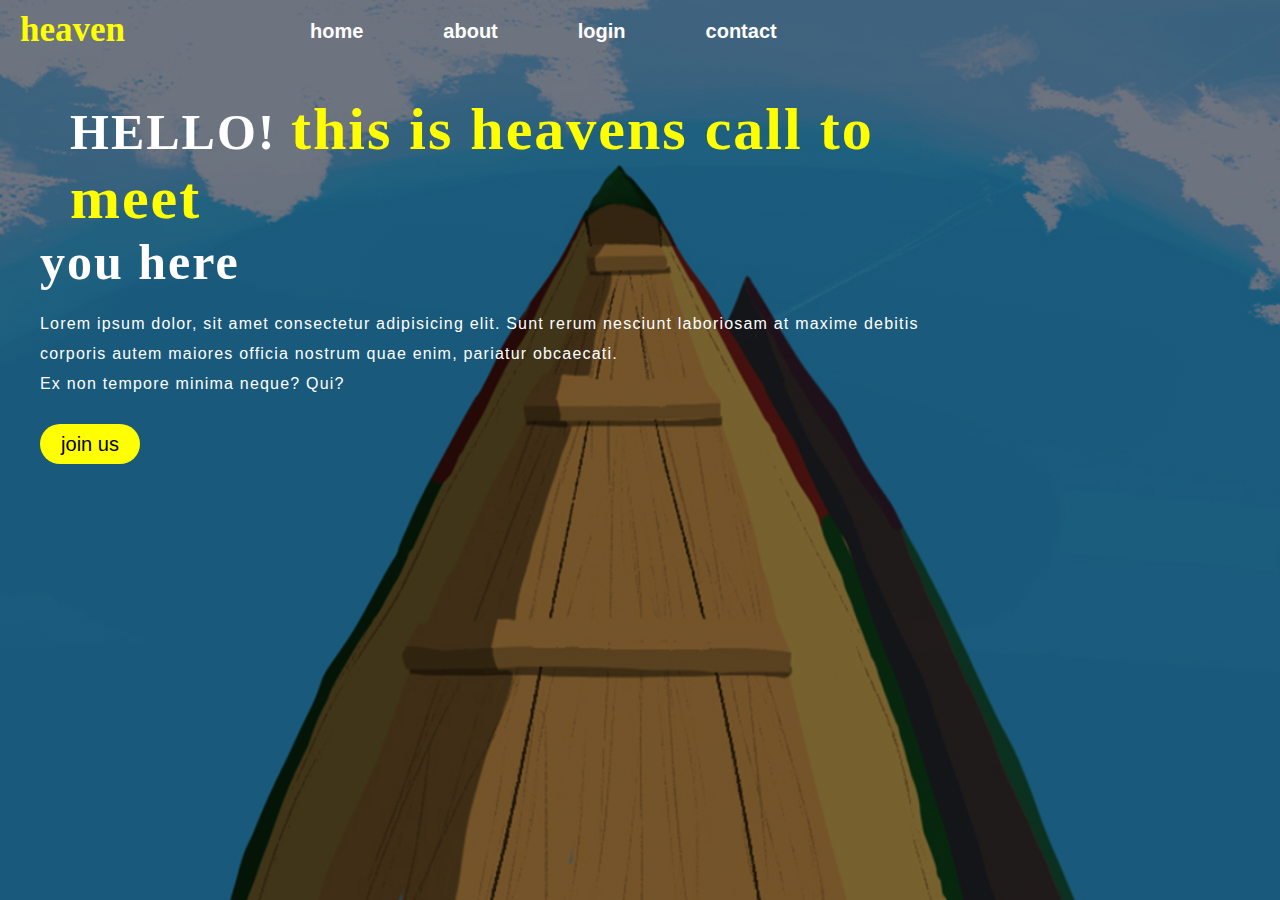
<file: project/project1/index.html>
<!DOCTYPE html>
<html lang="en">

<head>
    <title>heaven</title>
    <link rel="stylesheet" href="style.css">
</head>

<body>
    <div class="main">
        <div class="navbar">
            <div class="icon">
                <h2 class="logo"> heaven</h2>
            </div>
            <div class="menu">
                <ul>
                    <li><a href="#">home</a></li>
                    <li><a href="#">about</a></li>
                    <li><a href="#">login</a></li>
                    <li><a href="#">contact</a></li>
                </ul>
            </div>
            <div class="search">
                <input type="search" class="srh" name="search" placeholder="search here">
                <a href="#"><button class="btn">search</button></a>
            </div>
        </div>
        <div class="content">
            <h1> HELLO! <span>this is heavens call to meet</span> <br> you here </h1>
            <br>
            <p class="par">Lorem ipsum dolor, sit amet consectetur adipisicing elit. Sunt rerum nesciunt laboriosam at
                maxime debitis corporis autem maiores officia nostrum quae enim, pariatur obcaecati. <br> Ex non tempore
                minima neque? Qui?</p>
                <button class="cn"><a href="#">join us</a></button>
        </div>
        <div class="form">
            <h2>login here</h2>
            <input type="email" name="email" placeholder="Enter Email Here">
            <input type="password" name="password" placeholder="Enter password Here">
            <button class="btr"> 
                <a href="#"> Login </a>
            </button>
            <p class="link"> Don't have an account 
            <br>
            <a href="#">Sign up here </a></p>
            <p class="liw">Log in with</p>

        </div>
    </div>

</body>

</html>
</file>
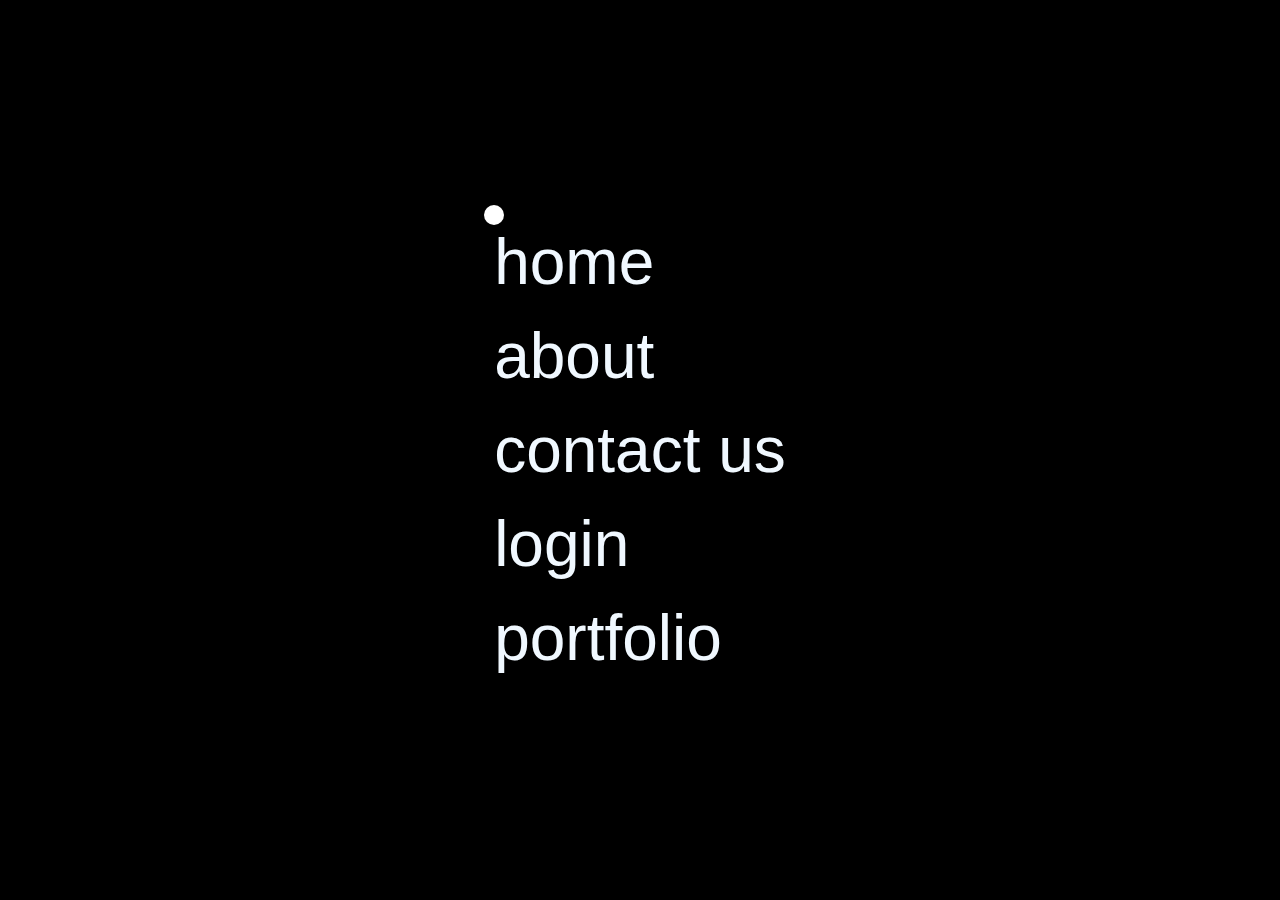
<file: project/project2/custom cursor.html>
<!DOCTYPE html>
<html lang="en">

<head>
    <title>custom cursor</title>
    <link rel="stylesheet" href="custom cursor.css">
</head>

<body>
    <ul>
        <li><a href="">home</a></li>
        <li><a href="">about</a></li>
        <li><a href="">contact us</a></li>
        <li><a href="">login</a></li>
        <li><a href="">portfolio</a></li>
        <div class="cursor"></div>
    </ul>
    <script>
        const cursor = document.querySelector('.cursor');
        document.addEventListener('mousemove',(e) => {
            cursor.style.left = e.pageX + 'px';
            cursor.style.top = e.pageY + 'px';
        })

        
    </script>
</body>

</html>
</file>
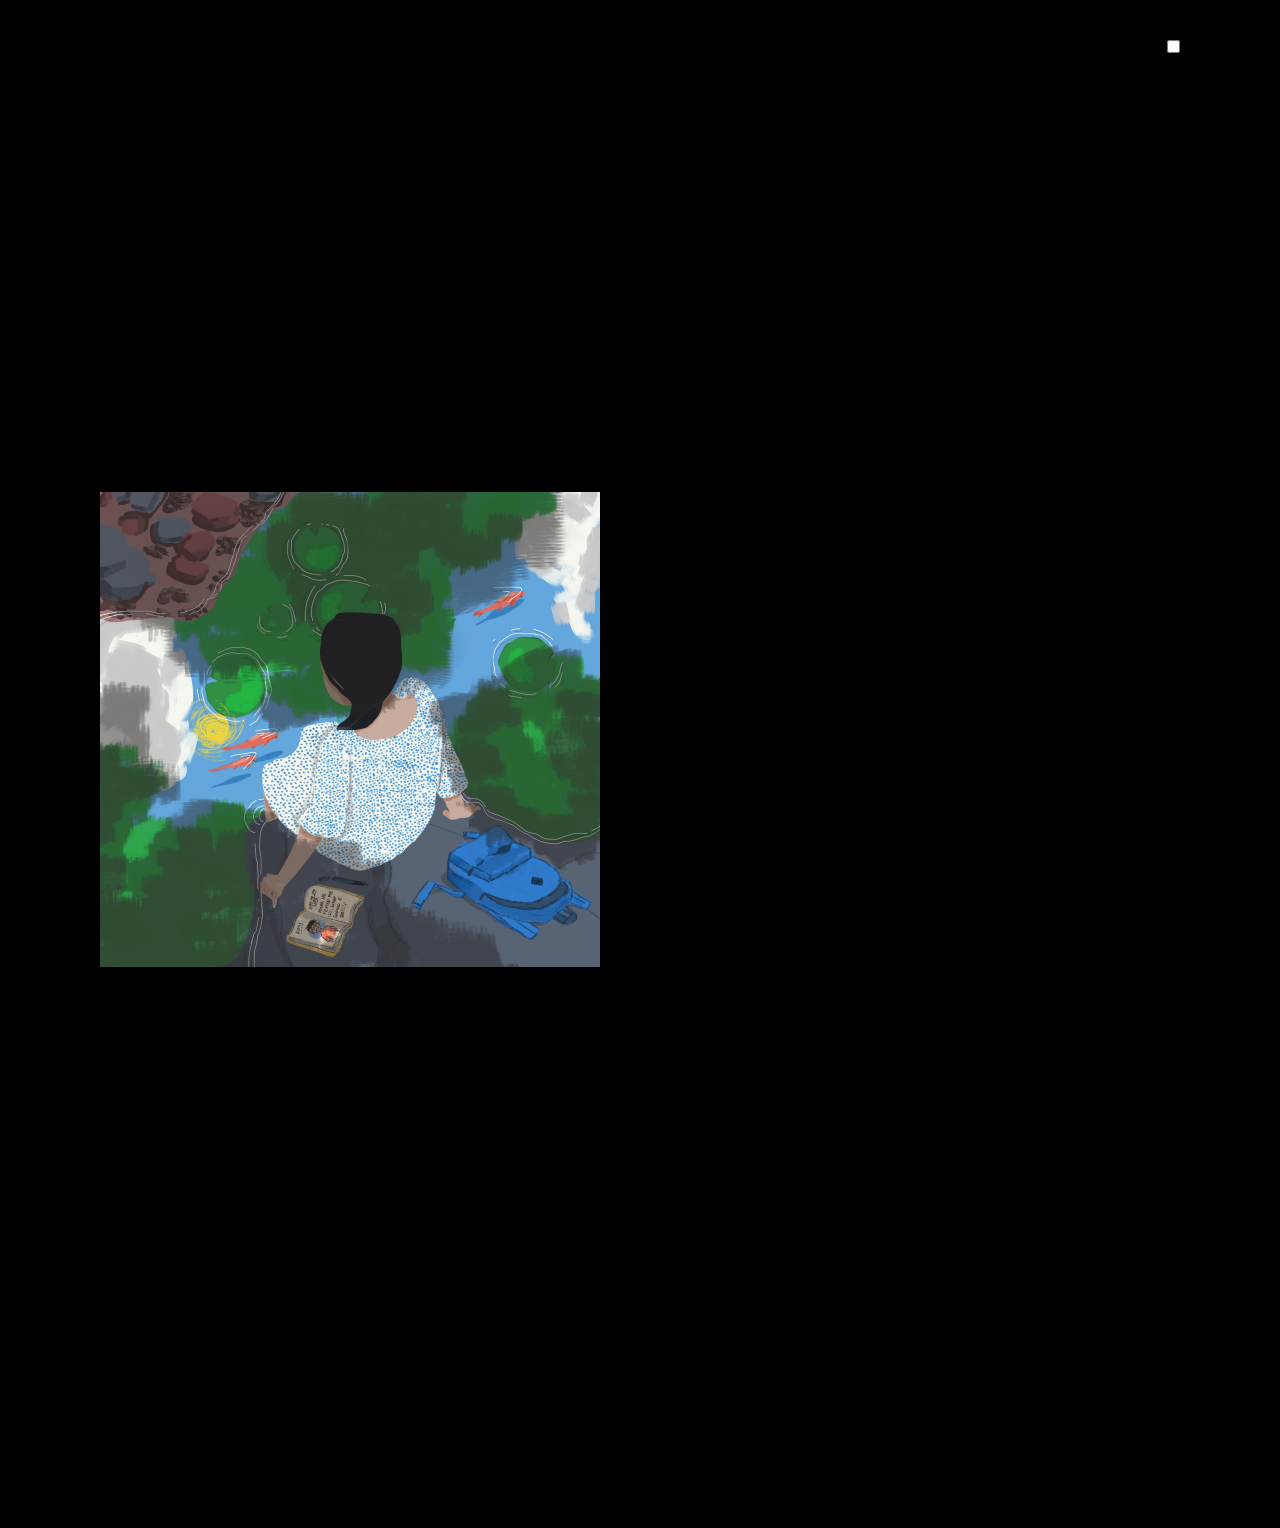
<file: project/project3/dark mode.html>
<!DOCTYPE html>
<html lang="en">

<head>
    <meta charset="UTF-8">
    <meta http-equiv="X-UA-Compatible" content="IE=edge">
    <meta name="viewport" content="width=device-width, initial-scale=1.0">
    <title>dark mode</title>
    <link rel="stylesheet" href="dark mode.css">
</head>

<body>
    <section>
        <input type="checkbox" name="dark mode" >
        <h2>pure dark/ light Mode </h2>
    <p>Lorem ipsum dolor sit amet, consectetur adipisicing elit. Animi explicabo ratione quas temporibus voluptas quis
        porro sed suscipit quam iste adipisci modi soluta corporis fuga totam dolores vel, omnis cumque quasi nisi
        fugiat exercitationem nulla et repellat? Obcaecati quidem quas labore itaque sapiente sed ratione ullam
        molestiae totam, quae odit commodi dolorum delectus voluptatum molestias quos corrupti magnam sit aspernatur
        nostrum dolor. Exercitationem cum, earum dignissimos aspernatur, at dolorem ullam neque error ipsa iste quis
        quam ut suscipit voluptates ex? Libero asperiores cupiditate recusandae facilis eligendi, omnis dicta quas?
        Illo, autem. Similique voluptatem assumenda officia earum dolores laboriosam natus ex molestias dignissimos
        doloremque possimus aperiam, praesentium ab doloribus eligendi impedit, esse aut! Ducimus fugit sequi doloremque
        esse libero nobis corporis eos accusantium dicta aperiam. Voluptatum consequuntur cupiditate sed repellendus,
        blanditiis pariatur. Modi quia velit dolores veritatis nihil id excepturi eligendi tempora minima rerum soluta
        atque temporibus ipsa, natus quos est, beatae illum laboriosam consectetur laudantium, corrupti dolorum. Nam
        sapiente veritatis eligendi, nobis quae reprehenderit tempore. Quae suscipit maxime quas, placeat laborum ea
        delectus nisi dolores est officiis minima corrupti nemo a facilis error! Veritatis quas quis quasi aliquam
        tempora, dolorem nam distinctio odit non sed quibusdam molestiae unde sit nihil. Dolores animi corporis earum
        dolorem officia cupiditate culpa voluptatibus. Nostrum explicabo officia voluptate maiores sed commodi deleniti
        repellat, fuga earum debitis! Cupiditate debitis error eveniet adipisci itaque labore? Ducimus incidunt,
        corrupti praesentium id perferendis eveniet, molestiae deserunt reiciendis sit, recusandae eos voluptate ad
        quia.
        <br>
        <img src="../project3/pond1.jpg" alt="sketch of girl">
        Iste velit quam, molestiae quidem perspiciatis sunt non tempore molestias explicabo dolore? Velit harum
        suscipit modi cupiditate quisquam? Necessitatibus minima iusto accusantium nesciunt perferendis saepe laborum,
        odio vitae tenetur voluptatibus laudantium nisi debitis culpa magnam pariatur deserunt vero quaerat qui dolorem.
        Placeat laboriosam recusandae voluptatum provident exercitationem dicta molestias consequuntur nemo nostrum unde
        molestiae optio doloremque, beatae repudiandae inventore at officiis neque. Voluptates voluptatum ipsa eos
        deserunt facilis aut delectus, similique earum nulla rem dolore obcaecati laudantium corrupti! Reiciendis itaque
        recusandae quasi aliquid, doloremque rem, pariatur perferendis natus nostrum cum quibusdam cupiditate minus ab
        tenetur nulla excepturi.
        <br>
        Optio consectetur libero alias fugiat quibusdam nemo beatae neque nesciunt at,
        molestias ea quisquam vitae laborum in animi? Alias necessitatibus deserunt, dolores voluptates ad, molestiae a
        ea velit inventore pariatur, tempore omnis atque nesciunt? Qui voluptatem, in dolore dignissimos ipsa dicta
        autem omnis libero, aspernatur veritatis dolores ullam, adipisci ipsum deleniti odit voluptatum doloribus id?
        Debitis consectetur, quod in, nostrum quidem illum voluptatibus dignissimos alias fuga, accusantium dolorem ut
        exercitationem distinctio voluptatem deserunt repudiandae repellendus. Eaque amet atque adipisci facilis?
        Cupiditate dolor esse id voluptatum libero in, error eveniet rem tenetur recusandae deserunt ipsa, repellendus
        culpa non asperiores est iste placeat earum deleniti magnam? Itaque, repellendus, sint facilis minima laboriosam
        odio iure culpa dignissimos recusandae esse dolores vel deleniti. Nobis perferendis quod, cumque dignissimos,
        fugit et ullam animi quos ex delectus facilis eveniet vitae accusantium modi molestias aperiam voluptas dolore?
        Facere, iusto totam? Veritatis, praesentium omnis? Quis in hic voluptates necessitatibus, iusto ea facilis
        dolores sed eos alias at rerum ratione blanditiis neque ab expedita assumenda vel. A, odio rerum cum facere
        ipsum minus est quae aliquid placeat perferendis quibusdam deleniti quis reiciendis accusamus, culpa repudiandae
        sapiente. Qui, porro non. Nostrum consequuntur quisquam tempora ipsa doloremque quas a nisi. Harum officiis
        aperiam libero voluptates facere iusto consequuntur, quasi quas ipsam. Deserunt id consequatur consectetur ipsum
        dolores labore eos maxime possimus eaque qui explicabo, nemo esse ratione distinctio suscipit. Quo ipsa
        consequuntur omnis molestias eveniet tempore sapiente fuga. Rem nisi deleniti dolorum quis hic cumque tempora,
        exercitationem dolor quas quo sit consequatur qui reprehenderit, rerum cupiditate dolorem, saepe eos at. Tempora
        architecto debitis perspiciatis fuga, atque velit tenetur sint officia non commodi deleniti optio accusantium
        rem! Ipsam quis modi sunt eum iusto molestiae fugit tempora inventore earum porro neque doloremque, asperiores
        voluptas, quae corporis consequatur magni. Incidunt aperiam corporis ullam. Animi eaque officia labore
        praesentium tenetur ad architecto laborum consequuntur porro asperiores exercitationem at, aliquam rem
        aspernatur eveniet doloribus sapiente. Porro ducimus possimus, perferendis id, quod in quae amet facilis
        corrupti accusamus magni, nisi incidunt corporis nihil. Eum quia tempore dicta voluptatem harum at ipsum
        laudantium tempora veritatis magnam soluta provident non culpa nostrum nesciunt, placeat perferendis ea
        necessitatibus officia!</p>
    </section>
</body>

</html>
</file>
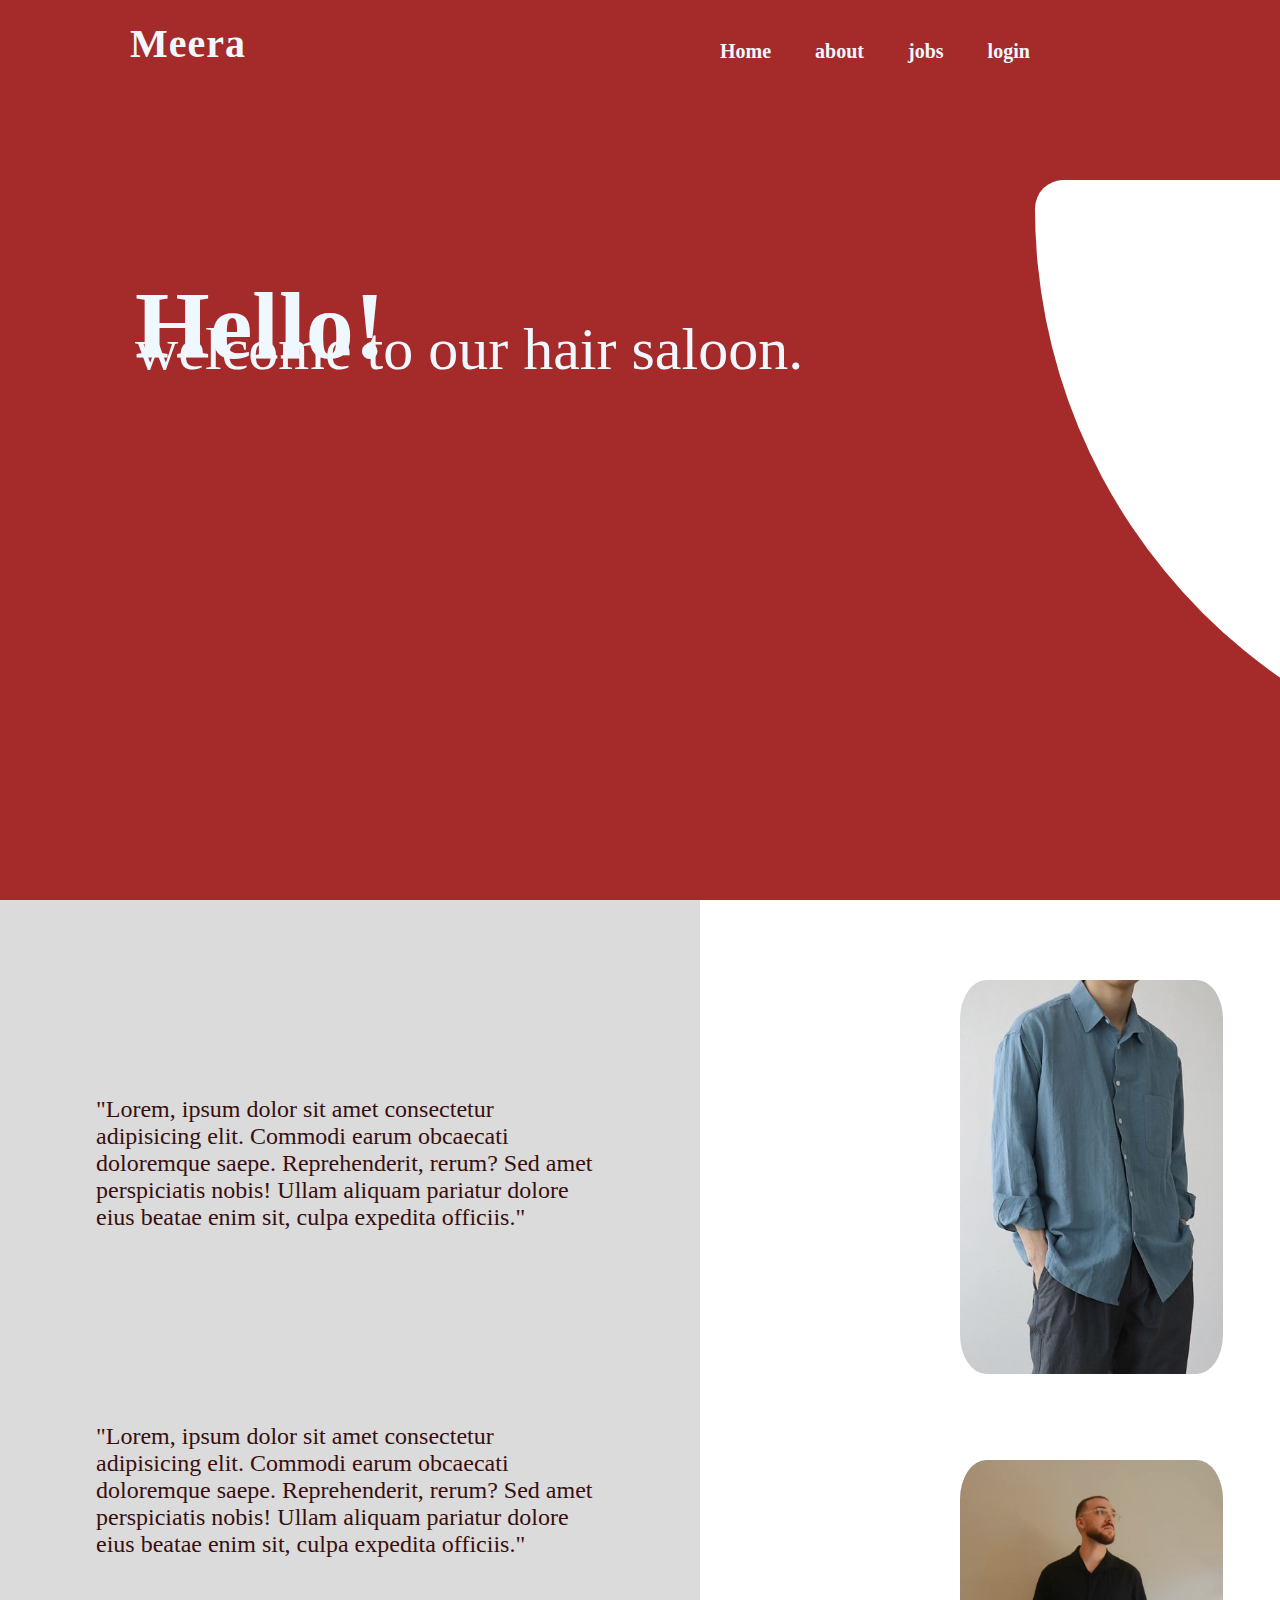
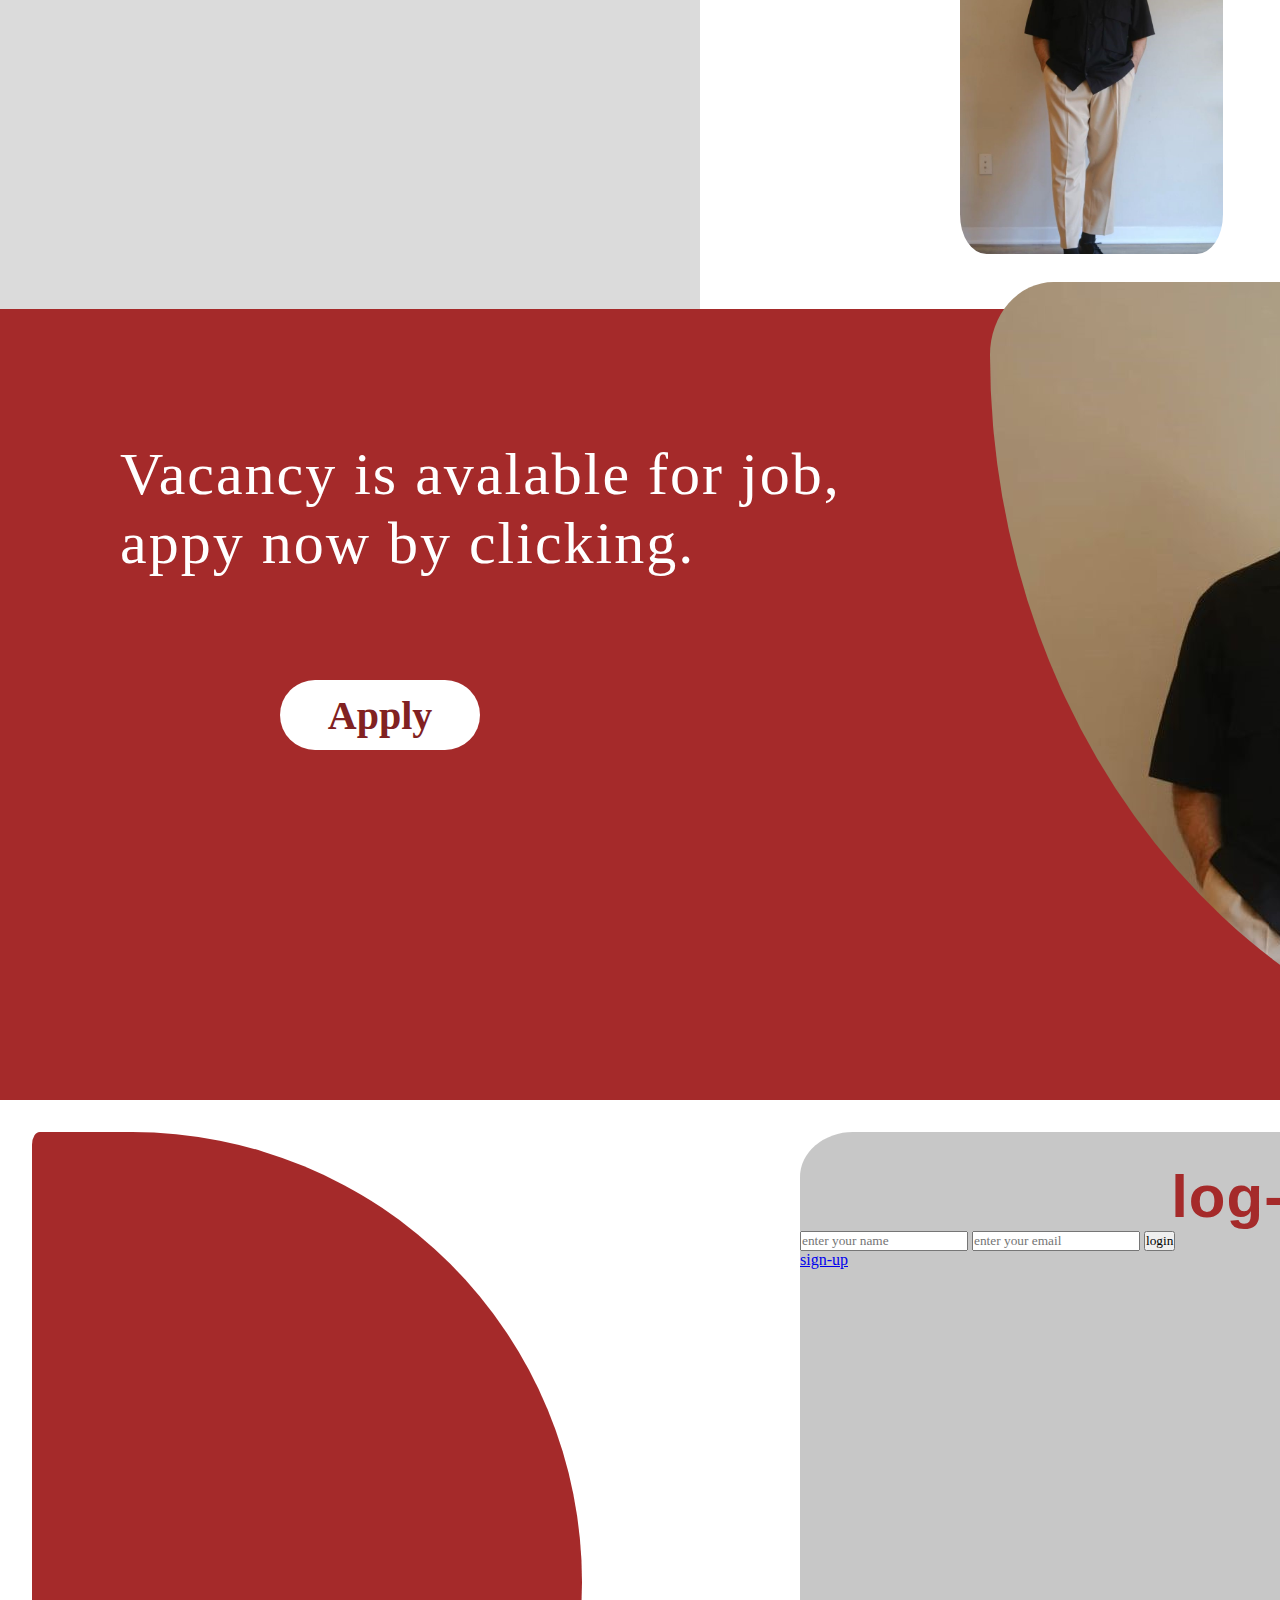
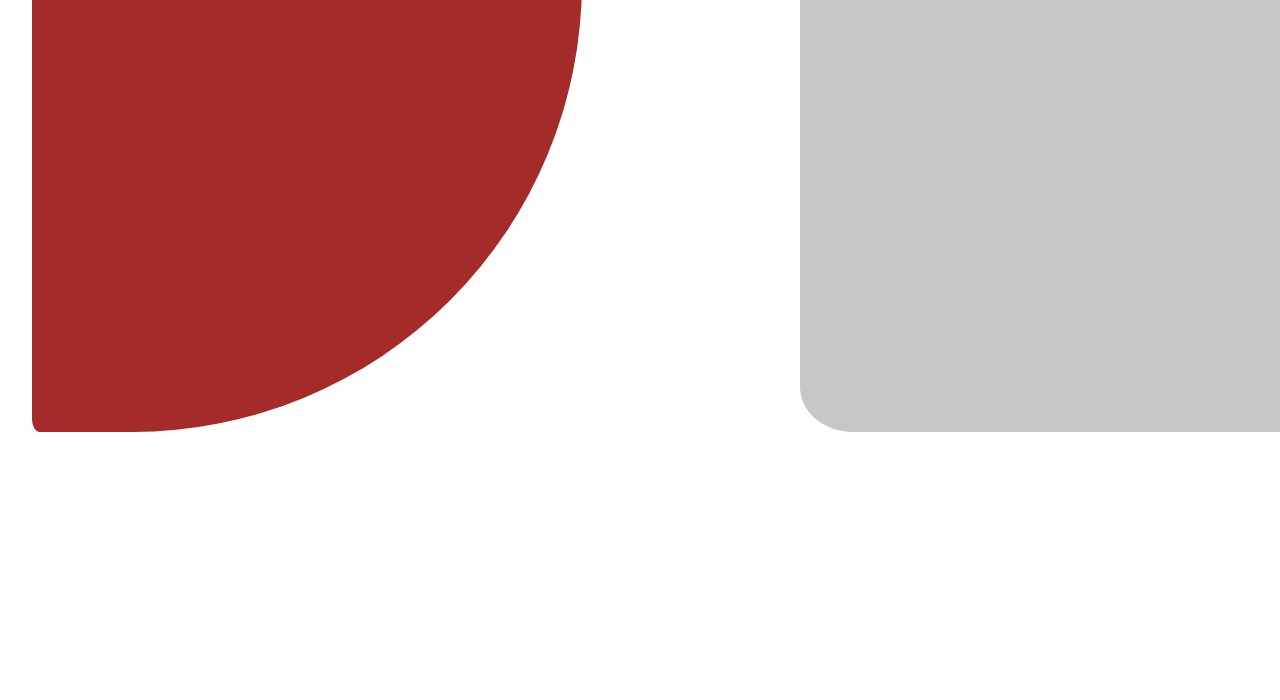
<file: project/project4/meera.html>
<!DOCTYPE html>
<html lang="en">

<head>
    <meta charset="UTF-8">
    <meta http-equiv="X-UA-Compatible" content="IE=edge">
    <meta name="viewport" content="width=device-width, initial-scale=1.0">
    <title>meera hair saloon</title>
    <link rel="stylesheet" href="meera.css">
    <link rel="stylesheet" href="https://cdnjs.cloudflare.com/ajax/libs/font-awesome/4.7.0/css/font-awesome.min.css">
</head>

<body>
    <div class="box1" id="home">
        <div class="logo"><span>Meera</span></div>
        <div class="nav">
            <ul>
                <li><a href="#home">Home</a></li>
                <li><a href="#about">about</a></li>
                <li><a href="#job">jobs</a></li>
                <li><a href="#login">login</a></li>
            </ul>
            <div class="search">
                <input type="search" class="src" placeholder="search here">
                <button class="btn"><i class="fa fa-search"></i></button>
            </div>
        </div>
        <div class="content">
            <h2>Hello! </h2> <br>
            <p> welcome to our hair saloon. </p>
            <div class="shape"></div>
        </div>
    </div>
    <div class="box2" id="about">

        <div class="text">
            <p>"Lorem, ipsum dolor sit amet consectetur adipisicing elit. Commodi earum obcaecati doloremque saepe.
                Reprehenderit, rerum? Sed amet perspiciatis nobis! Ullam aliquam pariatur dolore eius beatae enim sit,
                culpa expedita officiis."</p>
            <p>"Lorem, ipsum dolor sit amet consectetur adipisicing elit. Commodi earum obcaecati doloremque saepe.
                Reprehenderit, rerum? Sed amet perspiciatis nobis! Ullam aliquam pariatur dolore eius beatae enim sit,
                culpa expedita officiis."</p>
        </div>
        <div class="images">
            <img class="img1" src="../project4/fasion1.jpg" alt="man in stylish clothes">
            <img class="img2" src="../project4/fasion2.jpg" alt="man in stylish clothes">
            <img class="img3" src="../project4/fasion3.jpg" alt="man in stylish clothes">
            <img class="img4" src="../project4/fasion4.jpg" alt="man in stylish clothes">
        </div>
    </div>
    <div class="box3" id="job">
        <div class="job">
        <p class="para"> Vacancy is avalable for job, <br> appy now by clicking. </p>
        <input type="button" name="apply" id="apply" value="Apply">
        <div class="shape"></div>
    </div></div>
    <div class="box4" id="login">
        <div class="shape1"></div>
        <div class="form">
            <h1>log-in here</h1>
          <input type="text" placeholder="enter your name">
         <input type="email" name="email"  placeholder="enter your email">
                <button>login</button>
            <p><a href="#">sign-up</a></p>
        </div>
        <div class="footer"></div>
    </div>
</body>

</html>
</file>
<file: project/project1/style.css>
*{
    margin: 0%;
    padding: 0%;
}
.main{
    width: 100%;
    background:linear-gradient(to top, rgba(0, 0, 0, 0.5)50%,rgba(0, 0, 0, 0.5)50%), url(/project/project1/heaven.jpg) ;
    background-position:center;
    background-size:cover;
    height: 100vh;
}
.navbar{
    width: 1200px;
    height: 75px;
    margin: 0px;
}
.icon{
    height: 200px;
    width: 70px;
    float: left;
}
.logo{
    color:yellow;
    font-family:'Georgia';
    font-size: 35px;
    float: left;
    padding-left: 20px;
    padding-top: 10px;
}
.menu{
    width: 400px;
    height: 70px;
    float: left;
    padding-left: 10em;
}
ul{
    float: left;
    display: flex;
    justify-content: center;
    align-items: center ;
}
ul li{
    list-style: none;
    margin-left: 80px;
    margin-top:20px ;
    font-size: 20px;
  }
ul li a{
    text-decoration: none;
    color: white;
    font-family: Arial;
    font-weight: bold;
    transition: 0.3s ease-out;
}
a:hover{
    color: yellow;
}
.search{
    width: 330px;
    height: 70px;
    /* display: flex; */
    margin-left: 1500px;
    margin-top:15px ;
    position: absolute;
}
.srh{
    font-family: 'Times New Roman';
    width: 200PX;
    height: 40px;
    background:transparent;
    border: 2px solid yellow;
    color: white;
    border-right: none;
    font-size: 10px;
    float: left;
    padding: 10px;
    border-bottom-left-radius: 20px;
    border-top-left-radius: 20px;
}
.btn{
    font-family: 'Time new roman';
 border: 2px solid yellow;
    width: 100PX;
    height: 40px;
    color: yellow;
    border-left: none;
    font-size: 20px;
    font-weight: bolder;
    float: left;
    border-bottom-right-radius: 20px;
    border-top-right-radius: 20px;
    background: rgba(192, 192, 192, 0.411);
}
.btn:hover{
    background: rgba(255, 255, 0, 0.411);
    color: white;
    transition: 0.3s ease;
}
.btn:focus{
    outline: none;
}
.srh:focus{
    outline: none;
}
.content{
    width: 900px;
    height: auto;
    margin: 20px;
    color: white;
    position: relative;
}
.content .par{
    padding-left: 20px;
    padding-bottom: 25px;
    font-family: Arial;
    letter-spacing: 1.2px;
    line-height: 30px;
}
.content h1{
    font-family: 'time new romam';
    font-size: 50px;
    padding-left: 20px;
    margin-top: 9px;
    letter-spacing: 2px;
}
.content .cn{
    width: 100px;
    height: 40px;
    background-color: yellow;
    border: none;
    margin-bottom: 10px;
    margin-left: 20px;
    font-size: 20px;
    border-radius: 30px;
    cursor: pointer;
}
.content .cn a{
    text-decoration: none;
    color: black;
    transition: 3s ease;
}
.cn:hover{
    background: white;
}
.content span{
    color: yellow;
    font-size: 60px;
}
.form{
    width: 230px;
    height: 380px;
    background: rgba(255, 255, 255, 0.513);
    top: 160px;
    left: 1500px;
    border-radius: 10px;
    padding: 25px;
    position: absolute;
    /* display:inline-block; */
}
.form h2{
    width: 220px;
    font-family: sans-serif;
    text-align: center;
    color: yellow;
    font-size: 22px;
    background-color: fff;
    border-radius: 10px;
    margin: 2px;
    padding: 8px;
}
.form input{
    width: 240px;
    height: 35px;
    background: transparent;
    border-bottom: 1px solid yellow;
    border-top:none;
    border-right: none;
    border-left: none;
    color: #fff;
    font-size: 15px;
    letter-spacing: 1px;
    margin-top: 30px;
    font-family: sans-serif;
}
.form input:focus{
    outline: none;
    background: transparent;
}
::placeholder{
    color: #fff;
font-family: Arial;
}
.btr{
    width: 240px;
    height: 40px;
    background: yellow;
    border-radius: 20px;
    border: none;
    margin-top: 30px ;
    font-size: 18px;
    /* color: #fff; */
    cursor: pointer;
}
.btr:hover{
background: #fff;
color: yellow;
}
.btr a{
    text-decoration: none;
    color: black;
    font-weight:bold ;
}
.form .link{
font-family: Arial;
font-size: 17px;
padding: 20px;
text-align: center;
}
.form .link a{
    text-decoration: none;
    color: yellow;
}
.form .liw{
    padding-top:15px ;
    padding-bottom:10px ;
    text-align:center;
}
</file>
<file: project/project2/custom cursor.css>
*{
    font-family: Arial;
    margin: 0%;
    padding: 0%;
}
body{
    background-color: black;
    color: white;
    display: flex;
    justify-content: center;
    align-items: center;
    min-height: 100vh;
    cursor: none;
}
ul{
    position: relative;
    display: flex;
    flex-direction: column;
}
ul li{
    list-style: none;
}
ul li a{
    position: relative;
    display: inline-block;
    margin: 10px 0;
    font-size: 4em;
    text-decoration: none;
    color: aliceblue;
    transition: 0.2s;
    cursor: none;
}
.cursor{
    position: fixed;
    width: 20px;
    height: 20px;
    border-radius:50% ;
    background: white;
    transition: 0.1s;
    transform: translate(-50%,-50%);
    pointer-events:none;
    mix-blend-mode:difference;
}
ul li:hover~ .cursor{
    transform: scale(5);
    
}
/* ul li a:focus{
cursor: none;
} */
</file>
<file: project/project3/dark mode.css>
*{
    margin: 0;
    padding: 0;
    box-sizing: border-box;
    outline: none;
    font-family: Arial;
    /* background: rgb(255, 255, 255); */
}
input[type="checkbox"]{
    position: fixed;
    z-index: 1;
    top: 40px;
    right: 100px;
    cursor: pointer;
}
input[type="checkbox"]:checked~ *{
    filter: invert(1);
}
section{
    position: absolute;
    background: rgb(0, 0, 0);
    padding:80px 100px;
    top: 0;
    left: 0;
    min-height: 100vh;
    font-size: 20px;
}
section img{
    max-width: 500px;
    float: left;
    margin: 10px 20px 10px 0px;
filter: inherit;
}
</file>
<file: project/project4/meera.css>
*{
    margin: 0;
    padding: 0;
    font-family:Tahoma;
    -ms-overflow-style: none;

}
*::-webkit-scrollbar{
background: transparent;
display: none;
  scrollbar-width: none;
}
html{
    scroll-behavior: smooth;
}
body{
    background: brown;
    /* height: fit-content; */
    border-collapse: collapse;
}
.logo{
    /* float: left; */
    position: absolute;
    font-size: 40px;
    font-weight: bolder;
    top: 20px;
    left: 130px;
    color: aliceblue;
    letter-spacing: 1px;
}
ul{
    position:absolute;
    /* display: inline-block; */
    top: 30px;
    left: 700px;
    cursor: pointer;
}
ul li{
    list-style: none;
    display: inline-block;
    /* margin: 0px 0px 0px 0px ; */
    font-size: 20px;
    font-weight:bold;
    padding: 10px;
}
ul li a{
    text-decoration: none;
    color: aliceblue;
    /* border-bottom:2px solid white ; */
    padding: 10px;
    /* transition: 0.5s ease-in; */
}
ul li a:hover{
    color: brown;
    background-color: white;
    /* transition: 0.2s ease; */
}
.search{
    position:absolute;
    /* display: inline-block; */
    top: 30px;
    left: 1400px;
    cursor: pointer;
    margin: 0;
}
.src{
    border: none;
    padding: 10px;
    border-radius: 20px;
    width: 300px;
    font-size: 18px;
    outline: none;
    color: brown;
}
.btn{
    background: white;
    border: none;
    padding: 14px;
    margin-left: 5px;
    border-radius: 30px;
    cursor: pointer;
    color: brown;
}
.btn i{
    font-size: 15px;
    font-weight: bolder;

}
.btn:hover{
color: aliceblue;
background: rgb(121, 34, 34);
}
.content{
    /* box-sizing: border-box; */
    /* min-height: 300vh; */
    /* padding: 80px; */
    margin: 100px;
    color: aliceblue;
    /* font-weight: bold; */
}
.content h2{
position: absolute;
/* min-height: 500vh; */
display: flex;
left: 15vh;
top: 30vh;
font-size:6em;
animation:motion1  2s 1 forwards;
}
.content p{
    position:absolute;
/* min-height: 500vh; */
display: flex;
left: 15vh;
top: 35vh;
font-size: 60px;
animation:motion2  2s 1  forwards ;
}
.content .shape{
    width: 600px;
    height: 600px;
    position: absolute;
    /* padding: ; */
    border-radius: 5% 5% 5% 100%;
    background: white;
    left: 115vh;
    top: 20vh;
    z-index: 1;

}
@keyframes motion1 {
    from {
        left: 15vh;
        top: 30vh;
     position: absolute;
     color: rgba(240, 248, 255, 0);
     
    }
    to{
        left: 15vh;
        top: 60vh; 
        position: absolute;
        color: rgb(240, 248, 255);
    }
}
@keyframes motion2 {
    from {
        left: 15vh;
        top: 35vh;
     position: absolute;
     color: rgba(240, 248, 255, 0);
     
    }
    to{
        left: 15vh;
        top: 70vh; 
        position: absolute;
        color: rgb(240, 248, 255);
    }
}
.box2{
    background: white;
    width: 1918px;
    height: 1009px;
    top: 100vh;
    position: absolute;
    padding: none;
}
.box2 .text{
    width: 700px;
    height: 1009px;  
    background: rgba(211, 211, 211, 0.808);
}
.box2 p{
    padding: 4em;
    font-size: 1.5em;
    position:relative; 
    top: 100px;
    color: rgb(56, 14, 14);
}
  .img1{
    position:absolute;
    width: 263px;
    height: 394px;
    top: 5em;
    left: 60em;
    border-radius: 10%;
}
.img2{
    position:absolute;
    width: 263px;
    height: 394px;
    top: 5em;
    left: 90em;
    border-radius: 10%;
}
.img3{
    position:absolute;
    width: 263px;
    height: 394px;
    top: 35em;
    left: 60em;
    border-radius: 10%;
}
.img4{
    position:absolute;
    width: 263px;
    height: 394px;
    top: 35em;
    left: 90em;
    border-radius: 10%;
}
.box3{
    width: 1918px;
    height: 1090px;
    top: 200vh;
    position: absolute;  
}
        .box3  .job .para{
        position: absolute;
        color: white;
        font-size: 60px;
        top: 4em;
        left: 2em;
        letter-spacing: 2px;
    }
    .box3 .job #apply{
        position: absolute;
        border: none;
        background: white;
        width: 200px;
        height: 70px;
        font-size: 2.5em;
        color: rgb(129, 33, 33);
        font-weight:600;
        border-radius: 40px;
        top: 12em;
        left: 7em;
        cursor: pointer;
    } 
    .box3 .job #apply:hover{
        background: rgb(82, 21, 21);
        color: white;
    }
    .box3 .job .shape{
        width: 700px;
        height: 800px;
        position: absolute;
        border-radius: 10% 10% 10% 100%;
        background: url("../project4/fasion3.jpg") top;
        left: 110vh;
        bottom: 13em;
        /* bottom: ; */
    }
    .box4{
        width: 1918px;
        height: 1200px;
        top: 300vh;
        position: absolute;
        background: white;
    }
    .box4 .shape1{
        width: 550px;
        height: 900px;
        position: absolute;
        border-radius: 10% 200em 200em 10%;
        background: brown;
        top: 2em;
        left: 2em;

    }
    .box4 .form{
        width: 1060px;
        height: 900px;
        position:absolute;
        border-radius: 5% 5% 5% 5%;
        background: rgba(134, 134, 134, 0.459);
        top: 2em;
        left: 50em;
    }
    .form h1{
        color: brown;
        font-size: 60px;
        font-family: arial;
        letter-spacing: 1px;
        margin-top: 30px;
        text-align: center;
    }
+
</file>
